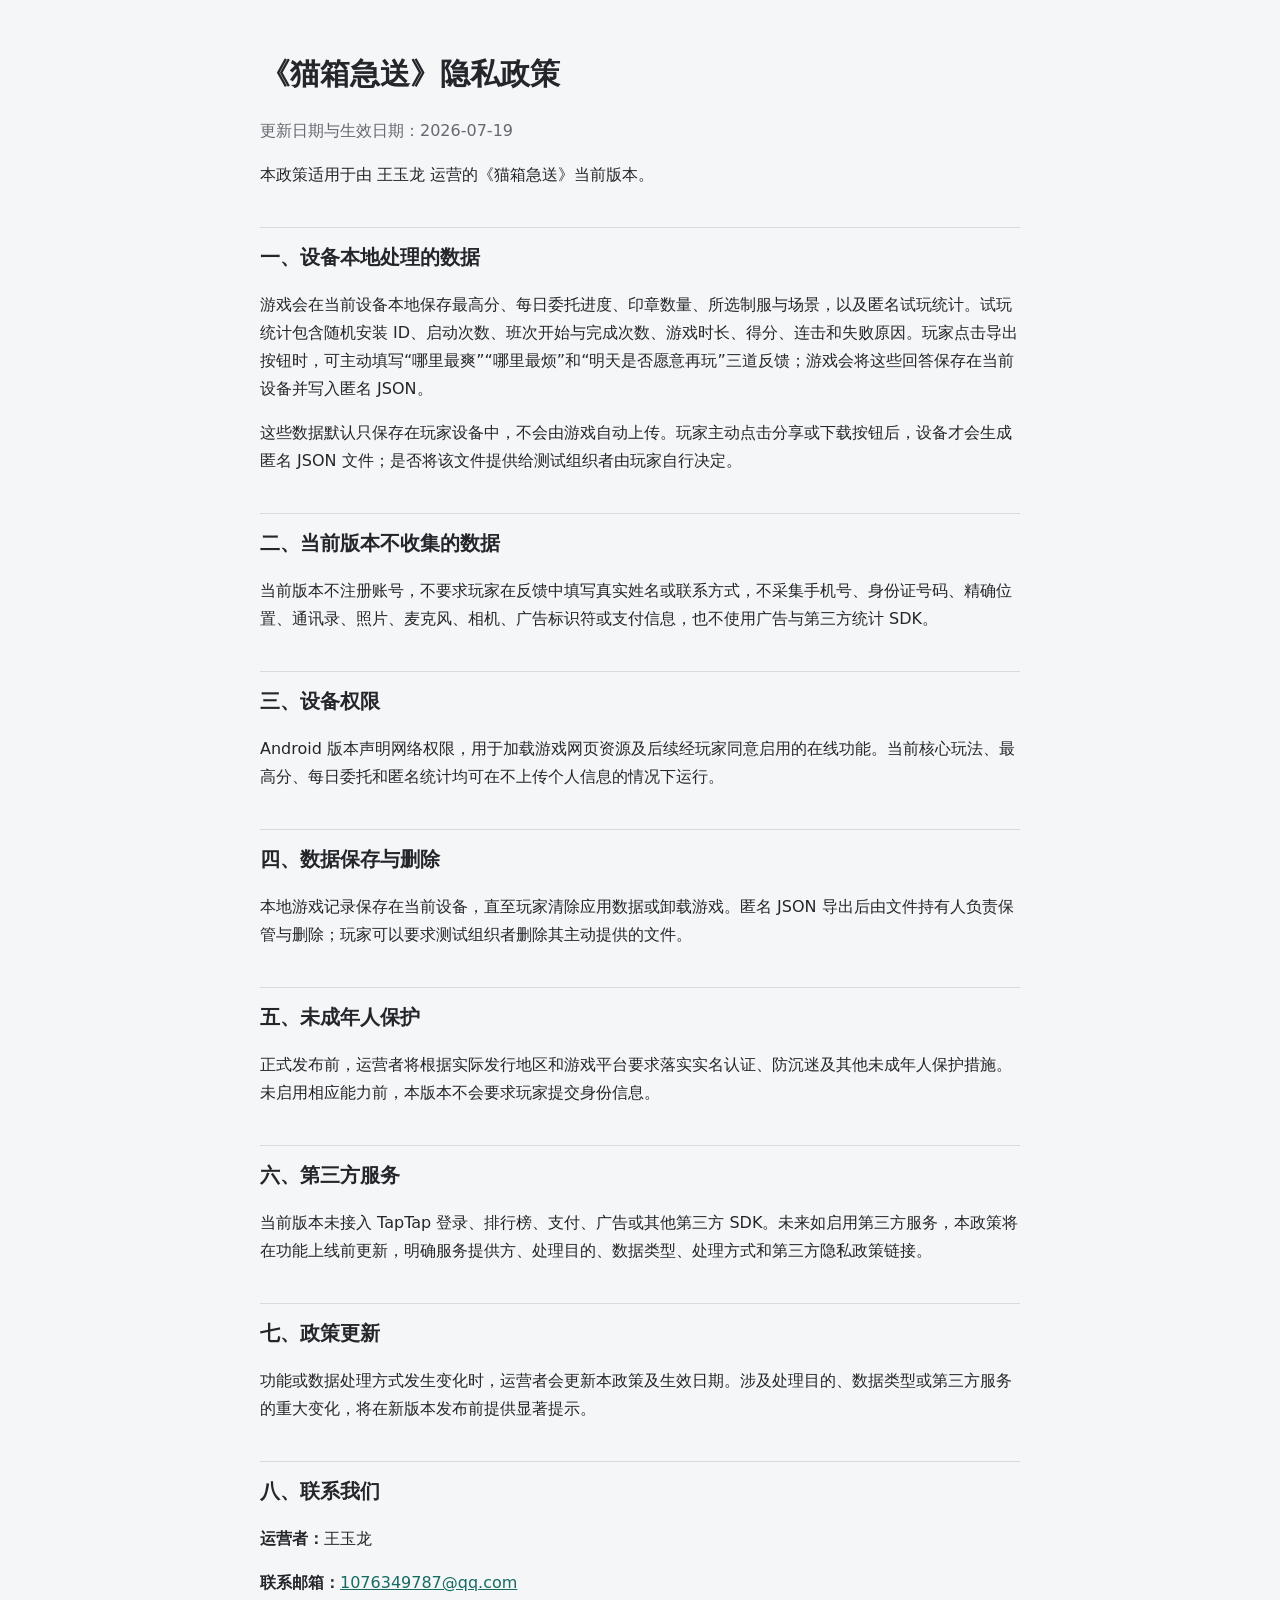
<file: index.html>
<!doctype html>
<html lang="zh-CN">
<head>
  <meta charset="utf-8">
  <meta name="viewport" content="width=device-width, initial-scale=1">
  <meta name="color-scheme" content="light dark">
  <title>《猫箱急送》隐私政策</title>
  <style>
    :root { color-scheme: light dark; font-family: "PingFang SC", "Microsoft YaHei", system-ui, sans-serif; line-height: 1.75; }
    body { margin: 0; background: #f5f6f7; color: #25262b; }
    main { width: min(760px, calc(100% - 40px)); margin: 0 auto; padding: 48px 0 72px; }
    h1 { margin: 0 0 8px; font-size: 30px; letter-spacing: 0; }
    h2 { margin: 38px 0 10px; padding-top: 12px; border-top: 1px solid #d9dadd; font-size: 20px; letter-spacing: 0; }
    p, li { font-size: 16px; }
    .meta { color: #666971; }
    a { color: #176b63; }
    @media (prefers-color-scheme: dark) {
      body { background: #15161a; color: #f2f0e9; }
      h2 { border-color: #393b42; }
      .meta { color: #b3b1aa; }
      a { color: #7dd4c9; }
    }
  </style>
</head>
<body>
<main>
  <h1>《猫箱急送》隐私政策</h1>
  <p class="meta">更新日期与生效日期：2026-07-19</p>
  <p>本政策适用于由 王玉龙 运营的《猫箱急送》当前版本。</p>

  <h2>一、设备本地处理的数据</h2>
  <p>游戏会在当前设备本地保存最高分、每日委托进度、印章数量、所选制服与场景，以及匿名试玩统计。试玩统计包含随机安装 ID、启动次数、班次开始与完成次数、游戏时长、得分、连击和失败原因。玩家点击导出按钮时，可主动填写“哪里最爽”“哪里最烦”和“明天是否愿意再玩”三道反馈；游戏会将这些回答保存在当前设备并写入匿名 JSON。</p>
  <p>这些数据默认只保存在玩家设备中，不会由游戏自动上传。玩家主动点击分享或下载按钮后，设备才会生成匿名 JSON 文件；是否将该文件提供给测试组织者由玩家自行决定。</p>

  <h2>二、当前版本不收集的数据</h2>
  <p>当前版本不注册账号，不要求玩家在反馈中填写真实姓名或联系方式，不采集手机号、身份证号码、精确位置、通讯录、照片、麦克风、相机、广告标识符或支付信息，也不使用广告与第三方统计 SDK。</p>

  <h2>三、设备权限</h2>
  <p>Android 版本声明网络权限，用于加载游戏网页资源及后续经玩家同意启用的在线功能。当前核心玩法、最高分、每日委托和匿名统计均可在不上传个人信息的情况下运行。</p>

  <h2>四、数据保存与删除</h2>
  <p>本地游戏记录保存在当前设备，直至玩家清除应用数据或卸载游戏。匿名 JSON 导出后由文件持有人负责保管与删除；玩家可以要求测试组织者删除其主动提供的文件。</p>

  <h2>五、未成年人保护</h2>
  <p>正式发布前，运营者将根据实际发行地区和游戏平台要求落实实名认证、防沉迷及其他未成年人保护措施。未启用相应能力前，本版本不会要求玩家提交身份信息。</p>

  <h2>六、第三方服务</h2>
  <p>当前版本未接入 TapTap 登录、排行榜、支付、广告或其他第三方 SDK。未来如启用第三方服务，本政策将在功能上线前更新，明确服务提供方、处理目的、数据类型、处理方式和第三方隐私政策链接。</p>

  <h2>七、政策更新</h2>
  <p>功能或数据处理方式发生变化时，运营者会更新本政策及生效日期。涉及处理目的、数据类型或第三方服务的重大变化，将在新版本发布前提供显著提示。</p>

  <h2>八、联系我们</h2>
  <p><strong>运营者：</strong>王玉龙</p>
  <p><strong>联系邮箱：</strong><a href="mailto:1076349787@qq.com">1076349787@qq.com</a></p>
  
</main>
</body>
</html>
</file>
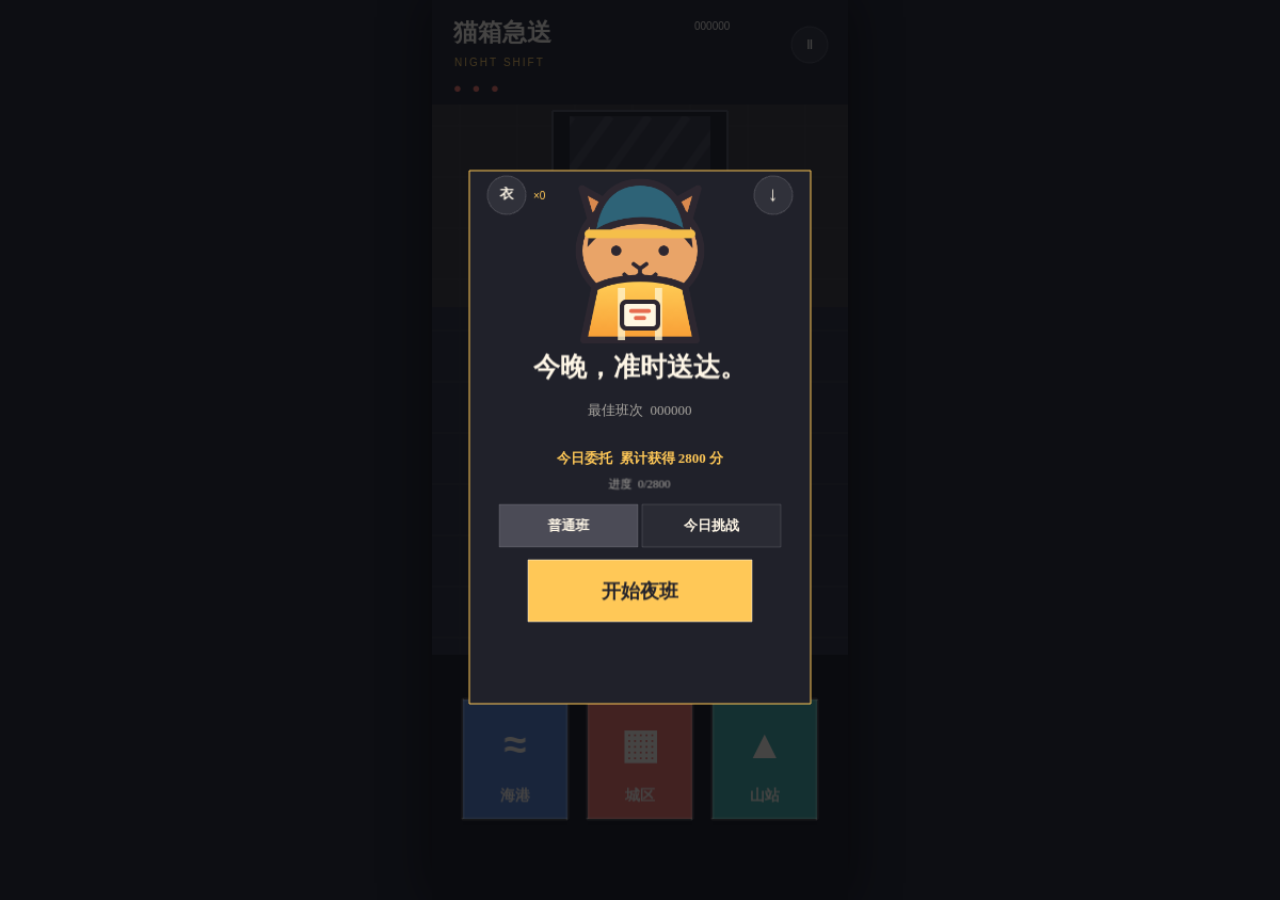
<file: play.html>
<!doctype html>
<html lang="zh-CN">
  <head>
    <meta charset="UTF-8" />
    <meta name="viewport" content="width=device-width, initial-scale=1.0, maximum-scale=1.0, user-scalable=no, viewport-fit=cover" />
    <meta name="theme-color" content="#12131a" />
    <meta name="apple-mobile-web-app-capable" content="yes" />
    <link rel="license" href="./THIRD_PARTY_NOTICES.txt" />
    <title>猫箱急送 - 匿名试玩</title>
    <script type="module" crossorigin src="./catbox-playtest.js"></script>
    <link rel="stylesheet" crossorigin href="./catbox-playtest.css">
  </head>
  <body>
    <main id="game" aria-label="猫箱急送游戏"></main>
  </body>
</html>
</file>
<file: catbox-playtest.css>
:root{color-scheme:dark;font-family:PingFang SC,Microsoft YaHei,Noto Sans CJK SC,system-ui,sans-serif;background:#0d0e13;font-synthesis:none;text-rendering:optimizeLegibility}*{box-sizing:border-box}html,body,#game{width:100%;height:100%;margin:0;overflow:hidden;touch-action:none}body{display:grid;place-items:center;background:#0d0e13}canvas{display:block;max-width:100%;max-height:100%;box-shadow:0 0 48px #0000007a}.feedback-backdrop{position:fixed;inset:0;z-index:1000;display:grid;place-items:center;padding:12px;overflow:auto;background:#090a0ee0;touch-action:auto}.feedback-dialog{width:min(360px,calc(100vw - 24px));max-height:calc(100dvh - 24px);padding:22px;overflow:auto;color:#fff7e7;background:#24252e;border:2px solid rgba(255,200,87,.7);border-radius:6px;box-shadow:0 16px 48px #00000085}.feedback-dialog h2{margin:0;font-size:22px;line-height:1.3;letter-spacing:0}.feedback-note,.feedback-status{min-height:18px;margin:6px 0 12px;color:#aaa7a1;font-size:12px;line-height:1.5;letter-spacing:0}.feedback-field{display:grid;gap:7px;margin-top:14px;font-size:14px;font-weight:700;letter-spacing:0}.feedback-field textarea{width:100%;min-height:64px;resize:vertical;padding:10px;color:#fff7e7;background:#15161d;border:1px solid #666670;border-radius:4px;font:inherit;font-weight:400;line-height:1.45;letter-spacing:0;touch-action:auto}.feedback-field textarea:focus{border-color:#ffc857;outline:2px solid rgba(255,200,87,.2)}.feedback-return{display:grid;grid-template-columns:repeat(3,minmax(0,1fr));gap:6px;margin:16px 0 0;padding:0;border:0}.feedback-return legend{width:100%;margin-bottom:8px;font-size:14px;font-weight:700;letter-spacing:0}.feedback-return label{position:relative;display:grid;min-height:40px;place-items:center;color:#d6d3cc;background:#30313a;border:1px solid #555660;border-radius:4px;font-size:13px;font-weight:700;letter-spacing:0;cursor:pointer}.feedback-return input{position:absolute;opacity:0}.feedback-return label:has(input:checked){color:#24232b;background:#ffc857;border-color:#fff7e7}.feedback-actions{display:grid;grid-template-columns:1fr 1.5fr;gap:8px}.feedback-actions button{min-height:44px;padding:10px 12px;border-radius:4px;font:inherit;font-size:14px;font-weight:800;letter-spacing:0;cursor:pointer}.feedback-cancel{color:#d6d3cc;background:#30313a;border:1px solid #555660}.feedback-submit{color:#24232b;background:#ffc857;border:1px solid #fff7e7}.feedback-actions button:disabled{cursor:wait;opacity:.6}
</file>
